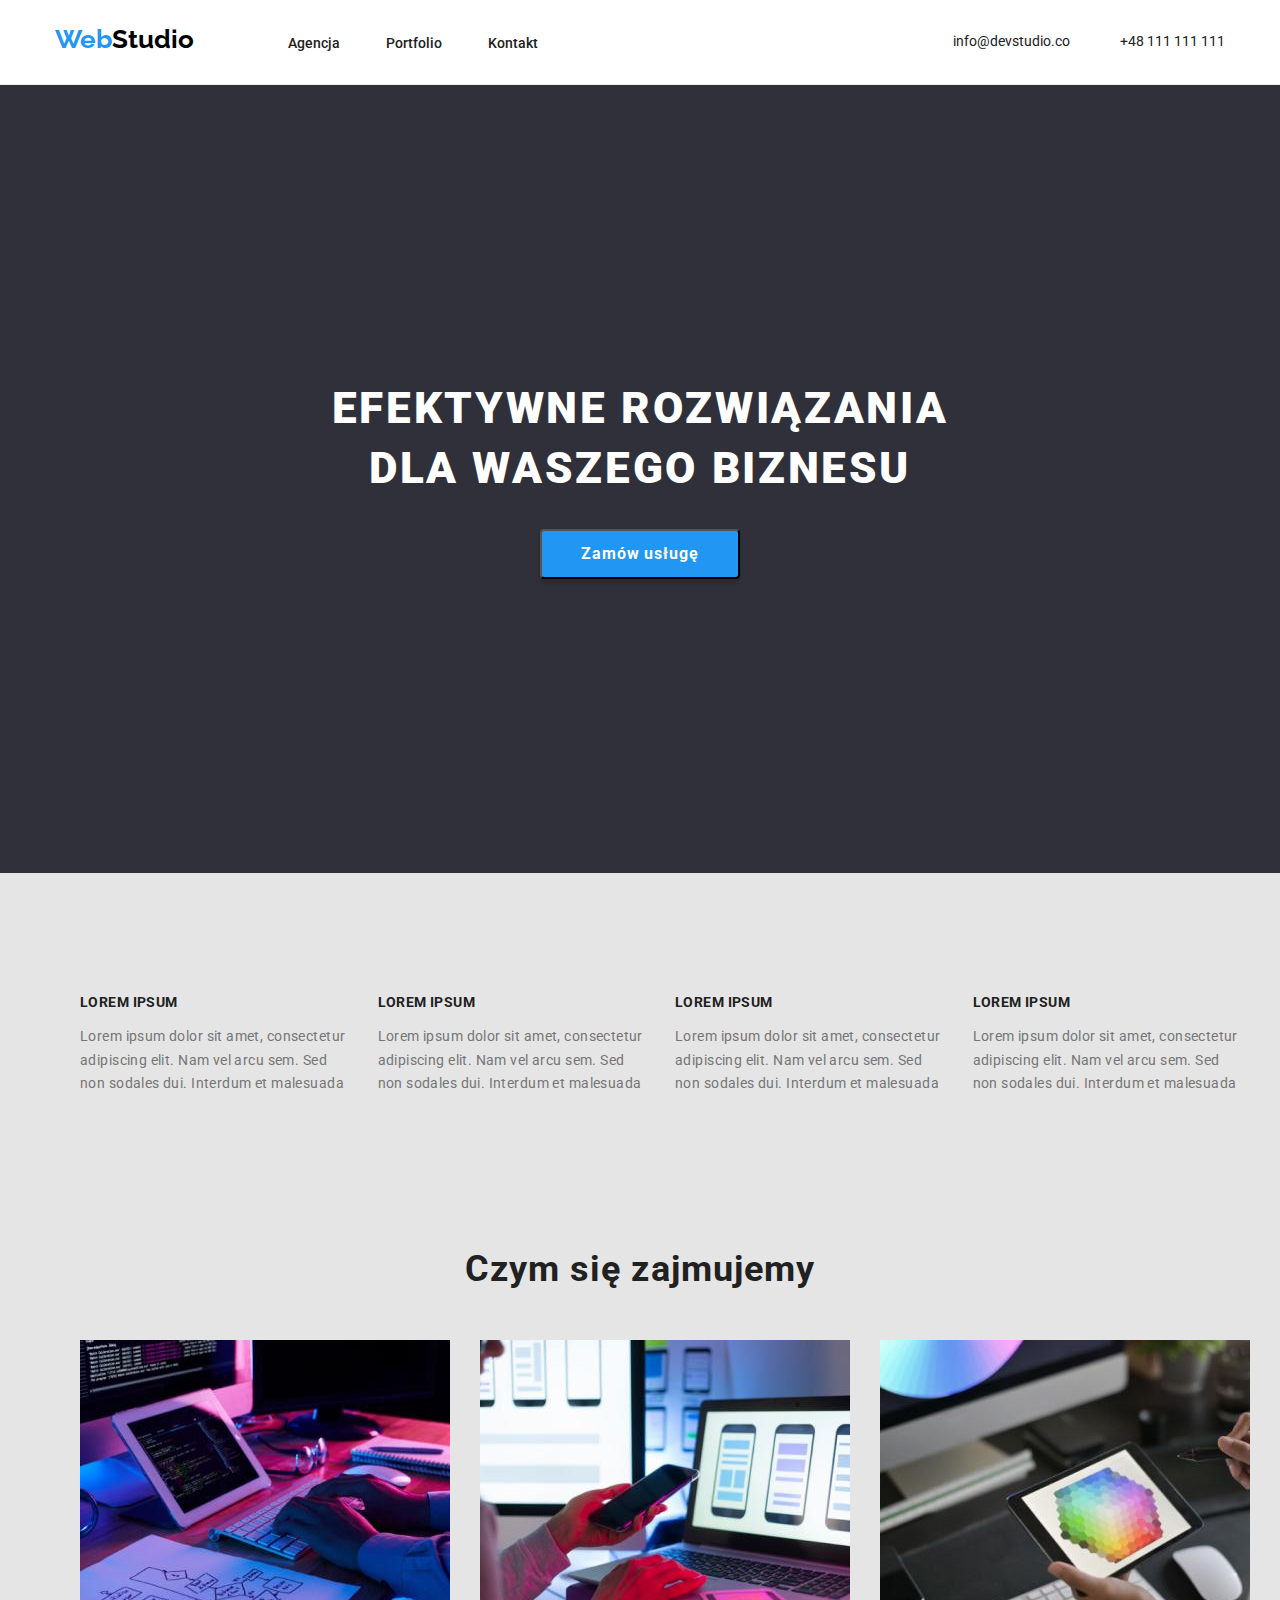
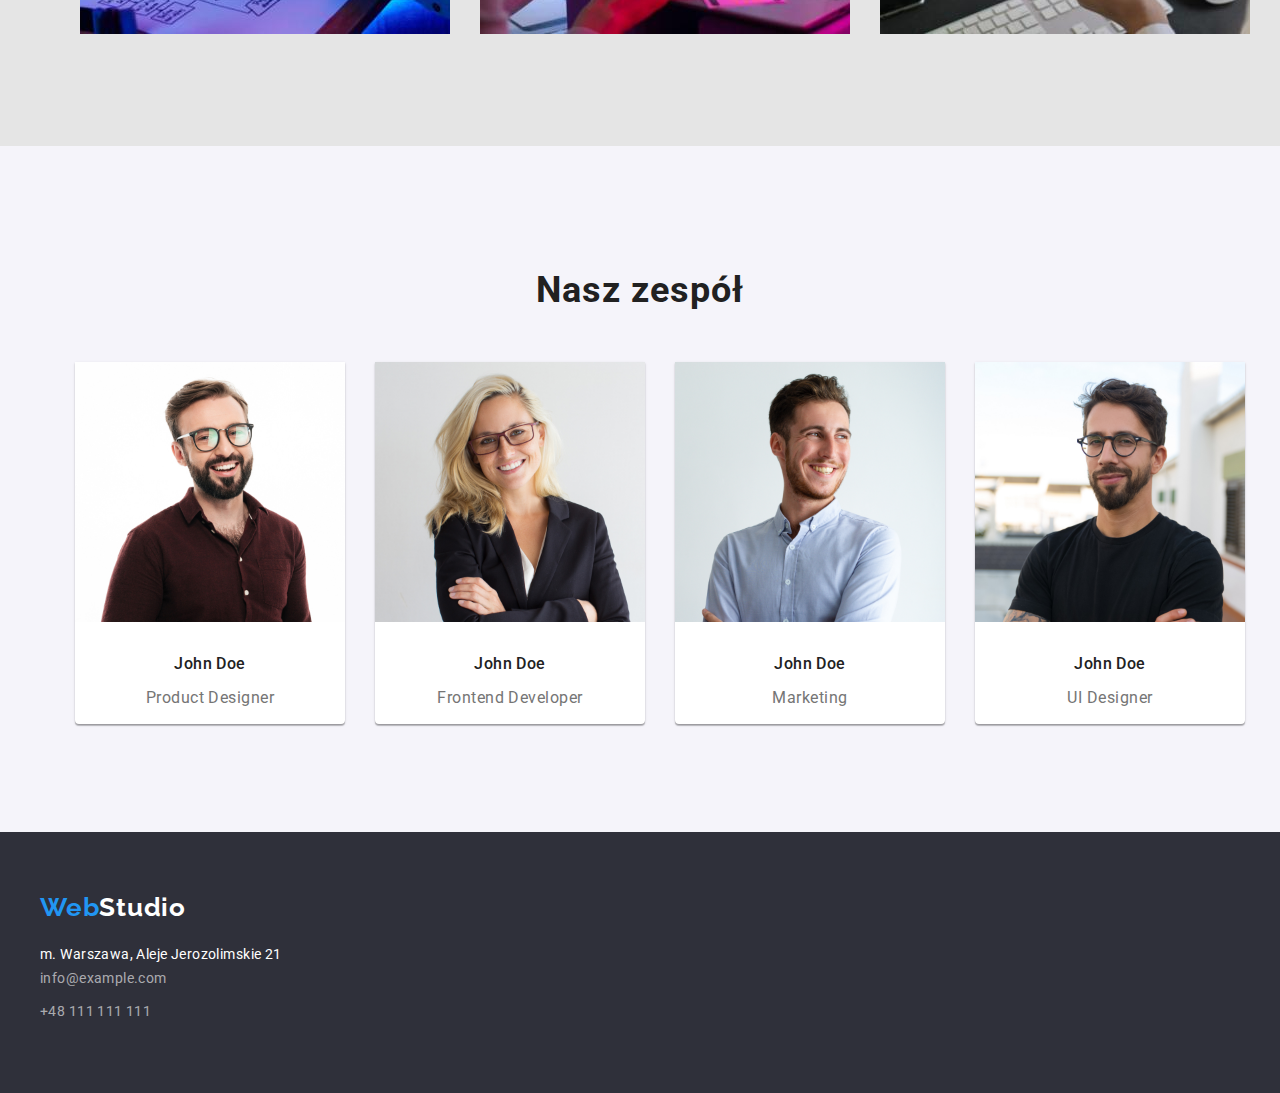
<file: index.html>
<!DOCTYPE html>
<html lang="pl-PL">
  <head>
    <meta charset="UTF-8" />
    <meta http-equiv="X-UA-Compatible" content="IE=edge" />
    <meta name="viewport" content="width=device-width, initial-scale=1.0" />
    <title>Studio</title>
    <link
      rel="stylesheet"
      href="https://cdnjs.cloudflare.com/ajax/libs/modern-normalize/1.1.0/modern-normalize.css"
      integrity="sha512-Y0MM+V6ymRKN2zStTqzQ227DWhhp4Mzdo6gnlRnuaNCbc+YN/ZH0sBCLTM4M0oSy9c9VKiCvd4Jk44aCLrNS5Q=="
      crossorigin="anonymous"
      referrerpolicy="no-referrer"
    />
    <link rel="preconnect" href="https://fonts.googleapis.com" />
    <link rel="preconnect" href="https://fonts.gstatic.com" crossorigin />
    <link href="https://fonts.googleapis.com/css2?family=Raleway:wght@700&family=Roboto:wght@400;500;700;900&display=swap" rel="stylesheet" />
    <link rel="stylesheet" href="./css/styles.css" />
  </head>
  <body>
    <header class="header">
      <div class="container">
        <div class="subcontainer">
          <div>
            <a class="header-logo" href="index.html"><span class="header-web">Web</span>Studio</a>
            <nav class="header-navigation">
              <a class="header-link" href="./agency">Agencja</a>
              <a class="header-link" href="./portfolio.html">Portfolio</a>
              <a class="header-link" href="./contact">Kontakt</a>
            </nav>
          </div>
          <div class="header-contact">
            <a class="header-contact-elmnt" href="mailto:info@devstudio.com"> info@devstudio.co</a>
            <a class="header-contact-elmnt" href="tel:+48111111111">+48 111 111 111</a>
          </div>
        </div>
      </div>
    </header>

    <main class="main">
      <div class="main-wrapper section">
        <div class="container">
          <h1 class="main-title">EFEKTYWNE ROZWIĄZANIA DLA WASZEGO BIZNESU</h1>
          <!-- <strong class="main-title"> EFEKTYWNE ROZWIĄZANIA DLA WASZEGO BIZNESU </strong> -->
          <!-- <button class="main-btn" type="button">Zamów usługę</button> -->
          <!-- </h1> -->
          <button class="main-btn" type="button">Zamów usługę</button>
        </div>
      </div>

      <div class="light-txtsection section">
        <div class="container">
          <ul class="light-txtsection-list">
            <li class="light-txtsection-element">
              <h3 class="light-txtsection-title">LOREM IPSUM</h3>
              <p class="light-txtsection-description">Lorem ipsum dolor sit amet, consectetur adipiscing elit. Nam vel arcu sem. Sed non sodales dui. Interdum et malesuada</p>
            </li>
            <li class="light-txtsection-element">
              <h3 class="light-txtsection-title">LOREM IPSUM</h3>
              <p class="light-txtsection-description">Lorem ipsum dolor sit amet, consectetur adipiscing elit. Nam vel arcu sem. Sed non sodales dui. Interdum et malesuada</p>
            </li>
            <li class="light-txtsection-element">
              <h3 class="light-txtsection-title">LOREM IPSUM</h3>
              <p class="light-txtsection-description">Lorem ipsum dolor sit amet, consectetur adipiscing elit. Nam vel arcu sem. Sed non sodales dui. Interdum et malesuada</p>
            </li>
            <li class="light-txtsection-element">
              <h3 class="light-txtsection-title">LOREM IPSUM</h3>
              <p class="light-txtsection-description">Lorem ipsum dolor sit amet, consectetur adipiscing elit. Nam vel arcu sem. Sed non sodales dui. Interdum et malesuada</p>
            </li>
          </ul>
        </div>
      </div>

      <section class="light-section section">
        <div class="container">
          <h2 class="section-title">Czym się zajmujemy</h2>
          <ul class="light-section-list">
            <li class="light-section-item">
              <img class="light-section-img" src="./images/computer.jpg" height="294" width="370" alt="Zdjęcie komputera oraz algorytmu na kartce" />
            </li>
            <li class="light-section-item">
              <img class="light-section-img" src="./images/smartphone.jpg" height="294" width="370" alt="Zdjęcie projektu UX/UI" />
            </li>
            <li class="light-section-item">
              <img class="light-section-img" src="./images/tablet.jpg" height="294" width="370" alt="Zdjęcie palety kolorów na tablecie" />
            </li>
          </ul>
        </div>
      </section>

      <section class="gray-section section">
        <div class="container">
          <h2 class="section-title">Nasz zespół</h2>
          <ul class="gray-section-members">
            <li class="gray-section-item">
              <img class="gray-section-img" src="./images/projectdesigner.jpg" height="260" width="270" alt="Zdjęcie John Doe Projekt designer" />
              <h4 class="gray-section-name">John Doe</h4>
              <p class="gray-section-position">Product Designer</p>
            </li>
            <li class="gray-section-item">
              <img class="gray-section-img" src="./images/frontenddeveloper.jpg" height="260" width="270" alt="Zdjęcie John Doe Frontend developer" />
              <h4 class="gray-section-name">John Doe</h4>
              <p class="gray-section-position">Frontend Developer</p>
            </li>
            <li class="gray-section-item">
              <img class="gray-section-img" src="./images/marketing.jpg" height="260" width="270" alt="Zdjęcie John Doe Marketing" />
              <h4 class="gray-section-name">John Doe</h4>
              <p class="gray-section-position">Marketing</p>
            </li>
            <li class="gray-section-item">
              <img class="gray-section-img" src="./images/uidesigner.jpg" height="260" width="270" alt="Zdjęcie John Doe UI designer" />
              <h4 class="gray-section-name">John Doe</h4>
              <p class="gray-section-position">UI Designer</p>
            </li>
          </ul>
        </div>
      </section>
    </main>

    <footer class="footer">
      <div class="container">
        <a class="footer-logo" href="index.html"><span class="footer-web">Web</span>Studio</a>
        <address class="address">
          <a class="footer-address" href="">m. Warszawa, Aleje Jerozolimskie 21</a>
          <a class="footer-contact" href="mailto:info@example.com">info@example.com</a>
          <a class="footer-contact" href="tel:+48111111111">+48 111 111 111</a>
        </address>
      </div>
    </footer>
  </body>
</html>
</file>
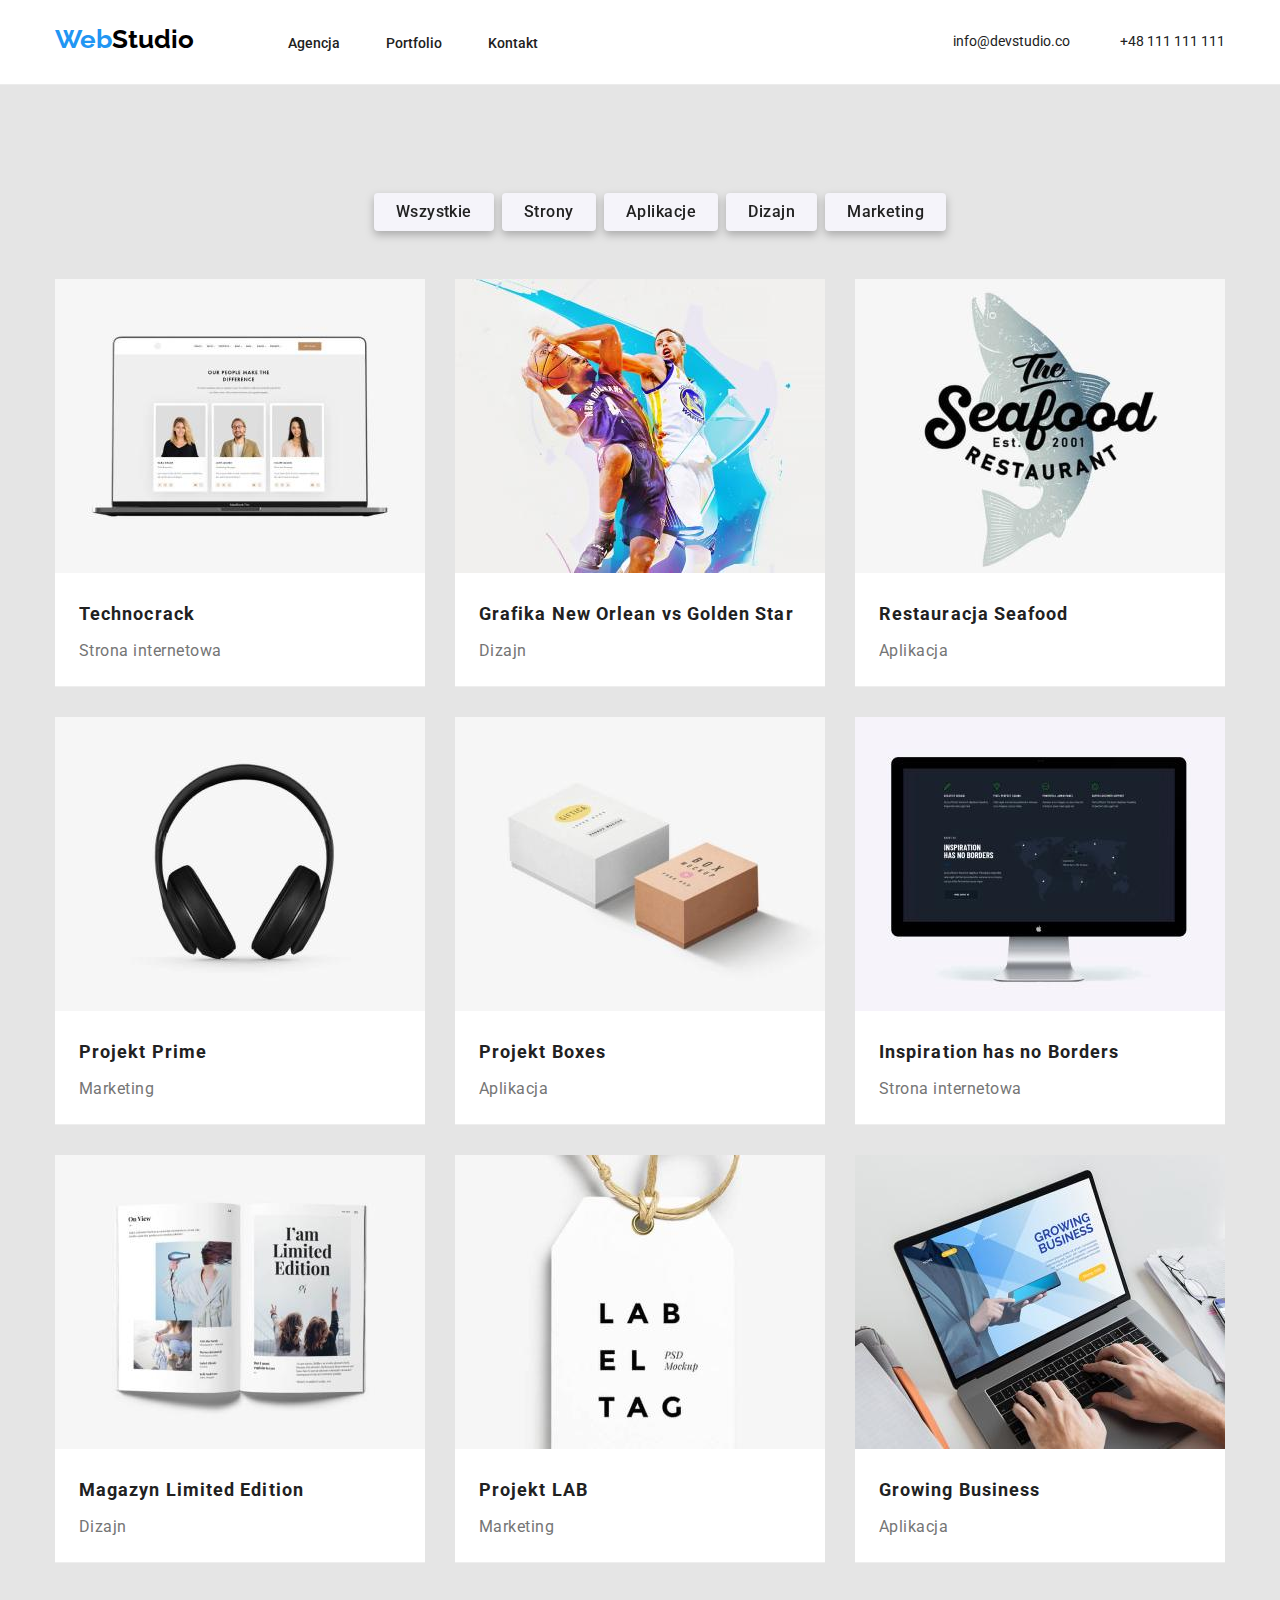
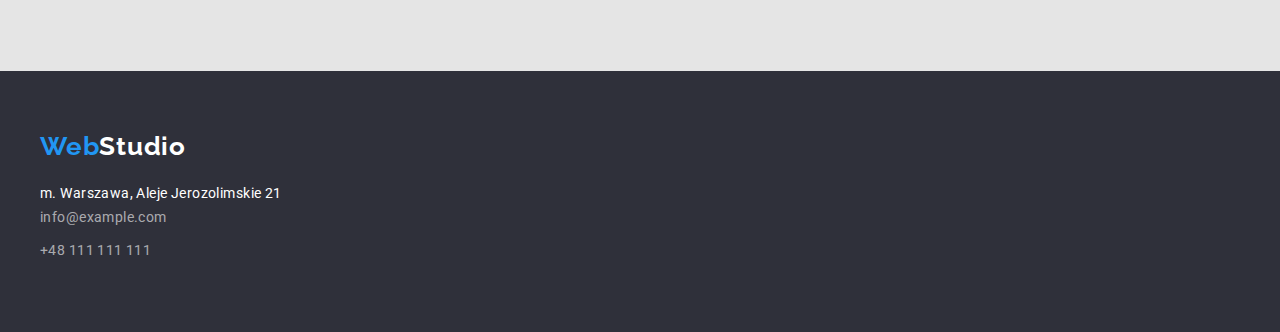
<file: portfolio.html>
<!DOCTYPE html>
<html lang="pl-PL">
  <head>
    <meta charset="UTF-8" />
    <meta http-equiv="X-UA-Compatible" content="IE=edge" />
    <meta name="viewport" content="width=device-width, initial-scale=1.0" />
    <title>Portfolio</title>
    <link
      rel="stylesheet"
      href="https://cdnjs.cloudflare.com/ajax/libs/modern-normalize/1.1.0/modern-normalize.css"
      integrity="sha512-Y0MM+V6ymRKN2zStTqzQ227DWhhp4Mzdo6gnlRnuaNCbc+YN/ZH0sBCLTM4M0oSy9c9VKiCvd4Jk44aCLrNS5Q=="
      crossorigin="anonymous"
      referrerpolicy="no-referrer"
    />
    <link rel="preconnect" href="https://fonts.googleapis.com" />
    <link rel="preconnect" href="https://fonts.gstatic.com" crossorigin />
    <link href="https://fonts.googleapis.com/css2?family=Raleway:wght@700&family=Roboto:wght@400;500;700;900&display=swap" rel="stylesheet" />
    <link rel="stylesheet" href="./css/styles.css" />
  </head>
  <body>
    <header class="header">
      <div class="container">
        <div class="subcontainer">
          <div>
            <a class="header-logo" href="index.html"><span class="header-web">Web</span>Studio</a>
            <nav class="header-navigation">
              <a class="header-link" href="./agency">Agencja</a>
              <a class="header-link" href="./portfolio.html">Portfolio</a>
              <a class="header-link" href="./contact">Kontakt</a>
            </nav>
          </div>
          <div class="header-contact">
            <a class="header-contact-elmnt" href="mailto:info@devstudio.com"> info@devstudio.co</a>
            <a class="header-contact-elmnt" href="tel:+48111111111">+48 111 111 111</a>
          </div>
        </div>
      </div>
    </header>

    <main>
      <div class="container">
        <div class="button-section section">
          <ul class="button-section-list">
            <li class="button-section-item">
              <button class="button-section-btn" type="button">Wszystkie</button>
            </li>
            <li class="button-section-item">
              <button class="button-section-btn" type="button">Strony</button>
            </li>
            <li class="button-section-item">
              <button class="button-section-btn" type="button">Aplikacje</button>
            </li>
            <li class="button-section-item">
              <button class="button-section-btn" type="button">Dizajn</button>
            </li>
            <li class="button-section-item">
              <button class="button-section-btn" type="button">Marketing</button>
            </li>
          </ul>
        </div>

        <section class="images-section section">
          <ul class="images-section-list">
            <li class="images-section-item">
              <img class="images-section-img" src="./images/technocrack.jpg" height="294" width="370" alt="Zdjęcie komputera z otwartą stroną zespołu" />
              <h4 class="images-section-name">Technocrack</h4>
              <p class="images-section-field">Strona internetowa</p>
            </li>
            <li class="images-section-item">
              <img class="images-section-img" src="./images/basketball.jpg" height="294" width="370" alt="Grafika z dwoma graczami koszykówki" />
              <h4 class="images-section-name">Grafika New Orlean vs Golden Star</h4>
              <p class="images-section-field">Dizajn</p>
            </li>
            <li class="images-section-item">
              <img class="images-section-img" src="./images/seafood.jpg" height="294" width="370" alt="Zdjęcie loga restauracji z owocami morza" />
              <h4 class="images-section-name">Restauracja Seafood</h4>
              <p class="images-section-field">Aplikacja</p>
            </li>
            <li class="images-section-item">
              <img class="images-section-img" src="./images/headphones.jpg" height="294" width="370" alt="Zdjęcie słuchawek nausznych" />
              <h4 class="images-section-name">Projekt Prime</h4>
              <p class="images-section-field">Marketing</p>
            </li>
            <li class="images-section-item">
              <img class="images-section-img" src="./images/smallboxes.jpg" height="294" width="370" alt="Grafika przedstawiająca dwa pudełka" />
              <h4 class="images-section-name">Projekt Boxes</h4>
              <p class="images-section-field">Aplikacja</p>
            </li>
            <li class="images-section-item">
              <img class="images-section-img" src="./images/monitor.jpg" height="294" width="370" alt="Zdjęcie monitora" />
              <h4 class="images-section-name">Inspiration has no Borders</h4>
              <p class="images-section-field">Strona internetowa</p>
            </li>
            <li class="images-section-item">
              <img class="images-section-img" src="./images/magazine.jpg" height="294" width="370" alt="Zdjęcie komputera z otwartą stroną zespołu" />
              <h4 class="images-section-name">Magazyn Limited Edition</h4>
              <p class="images-section-field">Dizajn</p>
            </li>
            <li class="images-section-item">
              <img class="images-section-img" src="./images/labeltag.jpg" height="294" width="370" alt="Grafika z dwoma graczami koszykówki" />
              <h4 class="images-section-name">Projekt LAB</h4>
              <p class="images-section-field">Marketing</p>
            </li>
            <li class="images-section-item">
              <img class="images-section-img" src="./images/laptopandfingers.jpg" height="294" width="370" alt="Zdjęcie loga restauracji z owocami morza" />
              <h4 class="images-section-name">Growing Business</h4>
              <p class="images-section-field">Aplikacja</p>
            </li>
          </ul>
        </section>
      </div>
    </main>

    <footer class="footer section">
      <div class="container">
        <a class="footer-logo" href="index.html"><span class="footer-web">Web</span>Studio</a>
        <address class="address">
          <a class="footer-address" href="">m. Warszawa, Aleje Jerozolimskie 21</a>
          <a class="footer-contact" href="mailto:info@example.com">info@example.com</a>
          <a class="footer-contact" href="tel:+48111111111">+48 111 111 111</a>
        </address>
      </div>
    </footer>
  </body>
</html>
</file>
<file: css/styles.css>
body {
  background: #e5e5e5;
  font-family: "Roboto", "Raleway", "sans-serif";
  font-size: 14px;
  color: #212121;
  width: 100%;
}

:root {
  --background-light: #ffffff;
  --background-mdlcolor: #f5f4fa;
  --background-dark: #2f303a;
  --link-color: #2196f3;
  --text-light: #ffffff;
  --text-dark: #757575;
  --text-verydark: #000000;
  --border-color: #eeeeee;
  --text-mdllight: #ffffff99;
  --border-header-color: #ececec;
}

.container {
  width: 1200px;
  margin: 0 auto;
}

.section {
  padding-top: 94px;
  padding-bottom: 94px;
  padding-left: 15px;
  padding-right: 15px;
}

.header {
  /* height: 80px; */
  display: flex;
  background-color: var(--background-light);
  border-bottom: 1px solid var(--border-header-color);
}

.header-logo {
  font-family: Raleway;
  font-weight: bold;
  font-size: 26px;
  line-height: 1.19em;
  /* text-align: left; */
  /* letter-spacing: 3%; */
  color: var(--text-verydark);
  text-decoration: none;
  display: inline-flex;
  justify-content: center;
  align-items: center;
  padding-left: 15px;
  padding-top: 24px;
  padding-bottom: 25px;
  margin-right: 91px;
}

.header-web {
  color: var(--link-color);
  text-decoration: none;
}

.header-navigation {
  display: inline-flex;
  justify-content: center;
  align-items: center;
  gap: 46px;
  /* margin-right: 320px; */
}

.header-logo:active,
.header-logo:focus,
.header-logo:hover {
  color: var(--link-color);
}

.header-link {
  font-family: inherit;
  font-weight: medium;
  font-size: inherit;
  font-weight: 500;
  line-height: 1.14em;
  /* letter-spacing: 2%; */
  color: inherit;
  text-decoration: none;
  padding-top: 32px;
  padding-bottom: 32px;
}

.header-link:active,
.header-link:focus,
.header-link:hover {
  color: var(--link-color);
}

.header-contact {
  display: inline-flex;
  justify-content: center;
  align-items: center;
  gap: 50px;
  padding-right: 15px;
}

.header-contact-elmnt {
  font-family: inherit;
  font-weight: medium;
  font-size: inherit;
  line-height: 1.14em;
  text-align: center;
  vertical-align: middle;
  /* letter-spacing: 2%; */
  color: var(--second-color);
  text-decoration: none;
}

.header-contact-elmnt:active,
.header-contact-elmnt:focus,
.header-contact-elmnt:hover {
  color: var(--link-color);
}

.subcontainer {
  display: flex;
  justify-content: space-between;
}

.main {
  background: inherit;
  /* width: 100%; */
  margin-left: inherit;
  margin-right: inherit;
  margin-bottom: 0px;
}

.main-wrapper {
  display: flex;
  flex-direction: column;

  background: var(--background-dark);
  padding-left: 0px;
  padding-right: 0px;
}

.main-title {
  font-family: inherit;
  font-weight: 900;
  font-size: 44px;
  line-height: 1.36em;

  text-align: center;
  letter-spacing: 0.06em;
  text-transform: uppercase;
  color: var(--text-light);
  display: flex;
  margin: 200px 252px 30px 252px;
}

.main-wrapper > .main-title {
  flex-grow: 1;
}

.main-btn {
  background: var(--link-color);
  box-shadow: 0px 4px 4px rgba(0, 0, 0, 0.15);
  border-radius: 4px;

  font-family: inherit;
  font-weight: 700;
  font-size: 16px;
  line-height: 1.87em;

  width: 200px;
  height: 50px;

  display: flex;

  justify-content: center;
  align-items: center;
  letter-spacing: 0.06em;
  color: var(--text-light);

  margin: 30px 500px 200px 500px;
}

.main-btn:active,
.main-btn:focus,
.main-btn:hover {
  background: var(--background-light);
  color: inherit;
  cursor: pointer;
}

/* trumps */
/* .light-txtsection {
  /* position: absolute; */
/* width: 1170px; */
/* height: 101px; */
/* margin-bottom: 94px;
} */

.light-txtsection-list {
  list-style-type: none;
  display: flex;
  flex-direction: row;
  gap: 30px;
}

/* .light-txtsection-element {
  display: flex;
  flex-direction: row;
} */

.light-txtsection-title {
  font-family: inherit;
  font-weight: 700;
  font-size: inherit;
  line-height: 1.14em;
  letter-spacing: 0.03em;
  text-transform: uppercase;

  color: inherit;
}

.light-txtsection-description {
  font-family: inherit;
  /* font-weight: 400; */
  font-size: inherit;
  line-height: 1.71;

  letter-spacing: 0.03em;

  color: var(--text-dark);
}

.section-title {
  font-family: inherit;
  font-weight: 700;
  font-size: 36px;
  line-height: 1.17em;
  text-align: center;
  letter-spacing: 0.03em;
  color: inherit;
  margin-bottom: 50px;
}

/* .whatwedo*/

.light-section {
  margin-top: -94px;
  /* width: 1170px; */
  /* height: 386px; */
}

/* .light-section {
  font-family: inherit;
  font-weight: 700;
  font-size: 36px;
  line-height: 1.17em;
  text-align: center;
  letter-spacing: 0.03em;

  color: inherit;
} */

.light-section-list {
  list-style-type: none;
  display: flex;
  flex-direction: row;
  gap: 30px;
}

/* .light-section-item{
    display: inline-flex;
    flex-direction: row;
} */

/*.team*/
.gray-section {
  background: var(--background-mdlcolor);
  width: auto;
  /* height: 648px; */
}

.gray-section-members {
  list-style-type: none;
  display: flex;
  flex-direction: row;
  gap: 30px;
  justify-content: center;
  /* width: 1170px; */
  /* height: 368px; */
}

.gray-section-item {
  background: var(--background-light);
  box-shadow: 0px 1px 3px rgba(0, 0, 0, 0.12), 0px 1px 1px rgba(0, 0, 0, 0.14), 0px 2px 1px rgba(0, 0, 0, 0.2);
  border-radius: 0px 0px 4px 4px;
}
.gray-section-name {
  font-family: inherit;
  font-weight: 500;
  font-size: 16px;
  line-height: 1.18em;
  text-align: center;
  letter-spacing: 0.03em;
  color: inherit;
  margin-top: 30px;
  margin-bottom: 10px;
}

.gray-section-position {
  font-family: inherit;
  /* font-weight: 400; */
  font-size: 16px;
  line-height: 1.18em;
  text-align: center;
  letter-spacing: 0.03em;
  color: var(--text-dark);
}

.footer {
  background: var(--background-dark);
  padding-top: 60px;
  padding-bottom: 60px;
  /* /* height: 252px; */
  display: flex;
  flex-direction: column;
}

/* .footer > .footer-logo {
  flex-grow: 1;
} */

.footer-logo {
  font-family: "Raleway";
  font-weight: 700;
  font-size: 26px;
  line-height: 1.19em;
  letter-spacing: 0.03em;
  color: var(--text-light);
  text-decoration: none;
  display: flex;
  /* padding-top: 60px; */
  margin-bottom: 20px;
}

.footer-web {
  color: var(--link-color);
  text-decoration: none;
}

.address {
  margin-top: 20px;
  /* padding-bottom: 60px; */
}

.footer-address {
  font-family: inherit;
  font-style: normal;
  font-size: inherit;
  line-height: 1.71em;
  letter-spacing: 0.03em;
  color: var(--text-light);
  text-decoration: none;
  margin-bottom: 9px;
}

.footer-contact {
  font-family: inherit;
  font-style: normal;
  font-size: inherit;
  line-height: 1.71em;
  letter-spacing: 0.03em;
  color: var(--text-mdllight);
  text-decoration: none;
  display: flex;
  margin-bottom: 9px;
}

.footer-logo:active,
.footer-logo:focus,
.footer-logo:hover {
  color: var(--link-color);
}

.footer-address:active,
.footer-address:focus,
.footer-address:hover {
  color: var(--link-color);
}

.footer-contact:active,
.footer-contact:focus,
.footer-contact:hover {
  color: var(--link-color);
}

/* filters */
.button-section {
  background: inherit;
  margin-bottom: 34px;
}

.button-section-list {
  list-style-type: none;
  display: flex;
  flex-direction: row;
  justify-content: center;
  gap: 8px;
}

/* .button-section-item {
  filter: drop-shadow(0px 4px 4px rgba(0, 0, 0, 0.25));
} */

.button-section-btn {
  font-family: inherit;
  font-weight: 500;
  font-size: 16px;
  line-height: 1.62;
  text-align: center;
  letter-spacing: 0.03em;

  color: inherit;

  background: var(--background-mdlcolor);
  border-radius: 4px;
  border-style: none;
  padding: 6px 22px;

  filter: drop-shadow(0px 4px 4px rgba(0, 0, 0, 0.25));
}

.button-section-btn:active,
.button-section-btn:focus,
.button-section-btn:hover {
  background: var(--link-color);
  color: var(--text-light);
  cursor: pointer;
}

/* portfolio */

.images-section {
  margin-top: -94px;
}

.images-section-list {
  list-style-type: none;
  display: flex;
  flex-direction: row;
  flex-wrap: wrap;
  justify-content: center;
  padding: 0px;
  gap: 30px;
  flex-basis: calc((100% - 60px) / 3);
  margin-top: -94px;
}

.images-section-item {
  background: var(--background-light);
  border-bottom: 1px solid var(--border-color);
}

/* .images-section-img {
  padding: -4px;
} */

.images-section-name {
  font-family: inherit;
  font-weight: 700;
  font-size: 18px;
  line-height: 2em;
  letter-spacing: 0.06em;
  color: inherit;

  margin: 20px 24px 4px 24px;
  /* margin-bottom: 4px; */
}

.images-section-field {
  font-family: inherit;
  /* font-weight: 400; */
  font-size: 16px;
  line-height: 1.88em;
  letter-spacing: 0.03em;
  margin: 4px 24px 20px 24px;

  color: var(--text-dark);
}

.site-name {
  color: var(--link-color);
}
</file>
